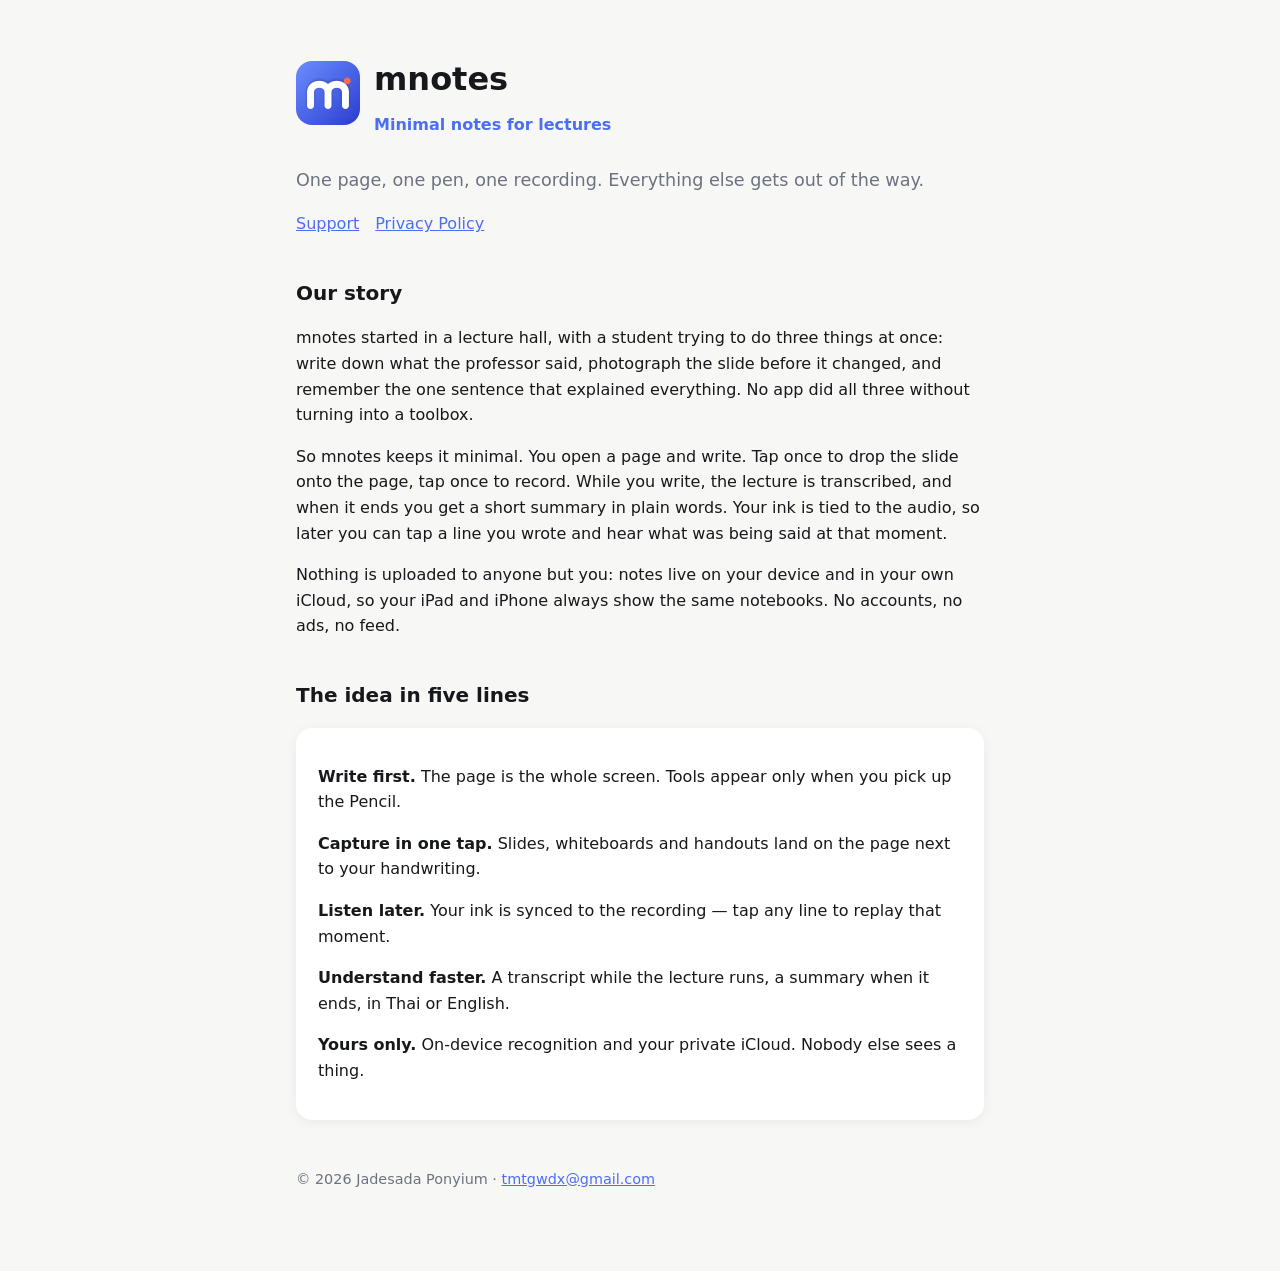
<file: index.html>
<!doctype html><html lang="en"><head><meta charset="utf-8"><meta name="viewport" content="width=device-width,initial-scale=1"><title>mnotes — Minimal notes</title><link rel="stylesheet" href="style.css"><link rel="icon" href="icon.png"></head><body><main>
<div class="brand"><img src="icon.png" alt=""><div><h1>mnotes</h1><p class="tag">Minimal notes for lectures</p></div></div>
<p class="lead">One page, one pen, one recording. Everything else gets out of the way.</p>
<nav><a href="support.html">Support</a><a href="privacy.html">Privacy Policy</a></nav>
<h2>Our story</h2>
<p>mnotes started in a lecture hall, with a student trying to do three things at once: write down what the professor said, photograph the slide before it changed, and remember the one sentence that explained everything. No app did all three without turning into a toolbox.</p>
<p>So mnotes keeps it minimal. You open a page and write. Tap once to drop the slide onto the page, tap once to record. While you write, the lecture is transcribed, and when it ends you get a short summary in plain words. Your ink is tied to the audio, so later you can tap a line you wrote and hear what was being said at that moment.</p>
<p>Nothing is uploaded to anyone but you: notes live on your device and in your own iCloud, so your iPad and iPhone always show the same notebooks. No accounts, no ads, no feed.</p>
<h2>The idea in five lines</h2>
<div class="card"><p><strong>Write first.</strong> The page is the whole screen. Tools appear only when you pick up the Pencil.</p><p><strong>Capture in one tap.</strong> Slides, whiteboards and handouts land on the page next to your handwriting.</p><p><strong>Listen later.</strong> Your ink is synced to the recording — tap any line to replay that moment.</p><p><strong>Understand faster.</strong> A transcript while the lecture runs, a summary when it ends, in Thai or English.</p><p><strong>Yours only.</strong> On-device recognition and your private iCloud. Nobody else sees a thing.</p></div>
<footer>© 2026 Jadesada Ponyium · <a href="mailto:tmtgwdx@gmail.com">tmtgwdx@gmail.com</a></footer></main></body></html>
</file>
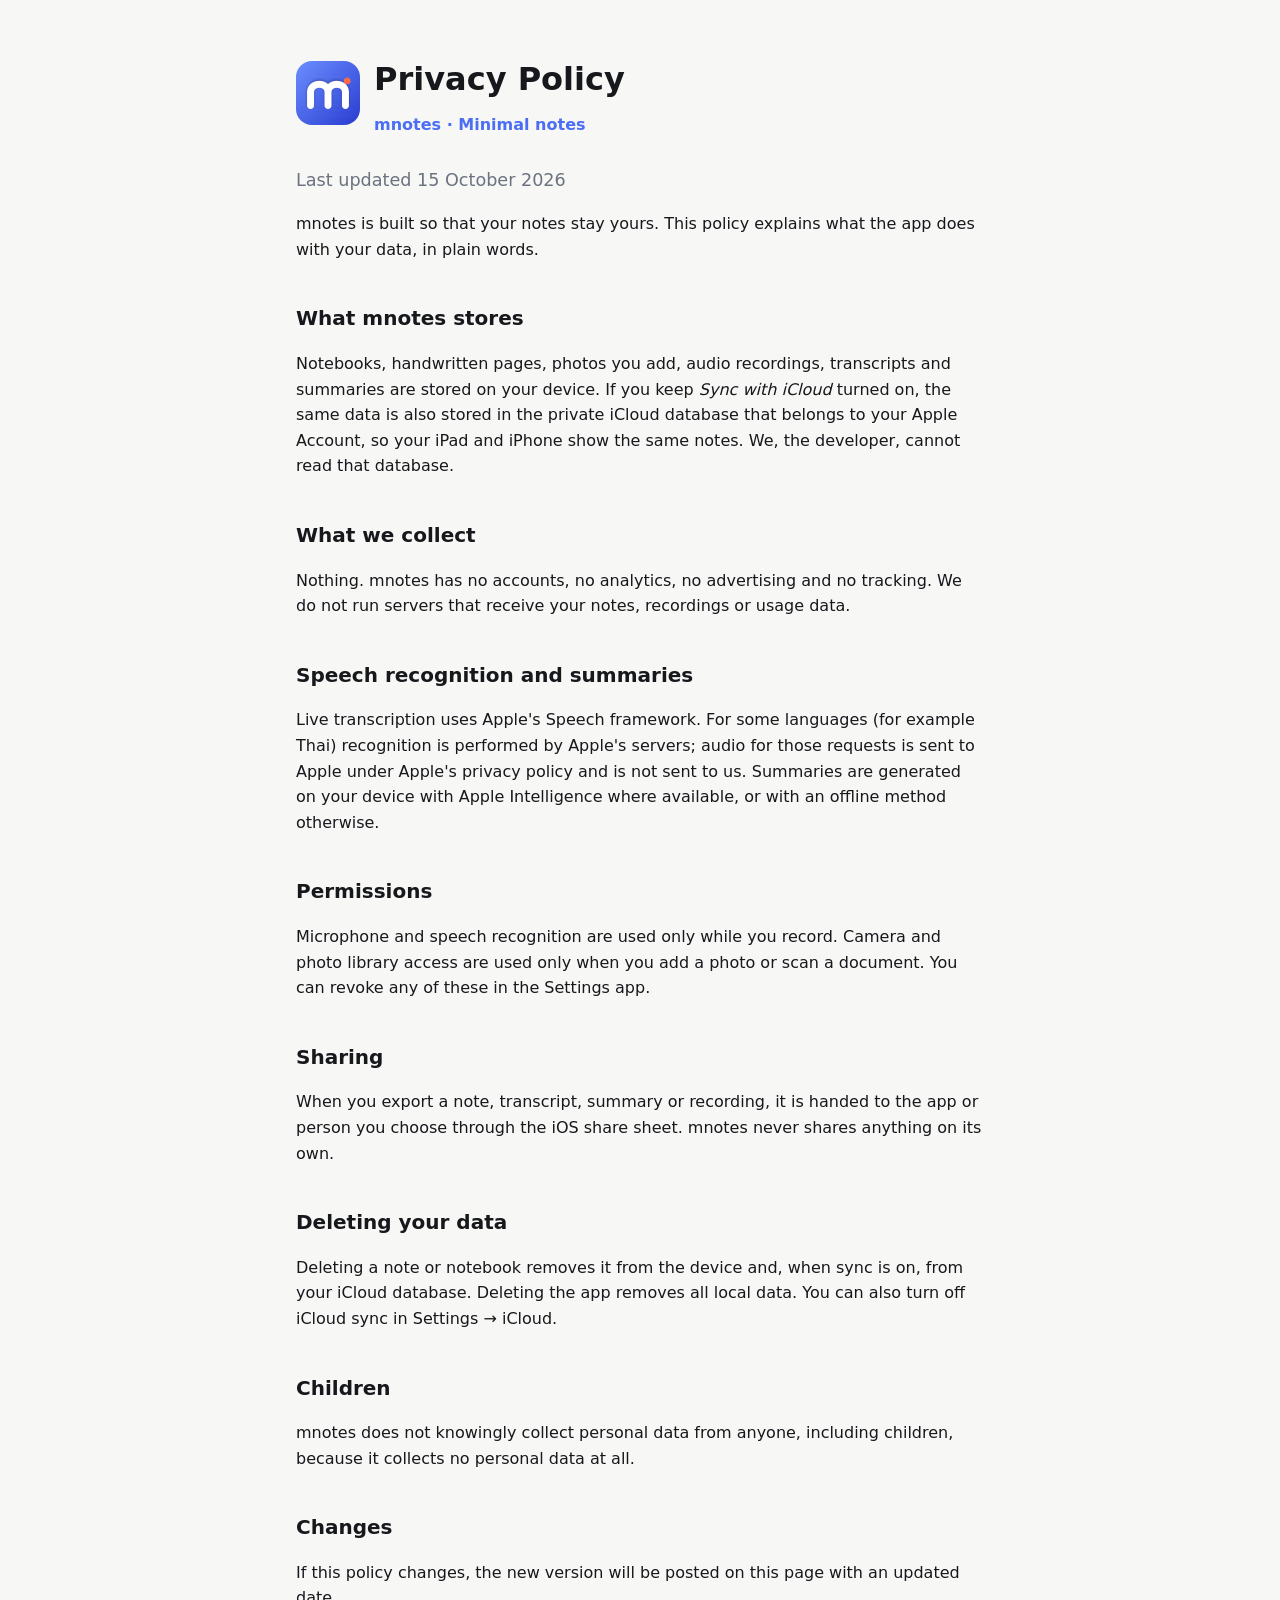
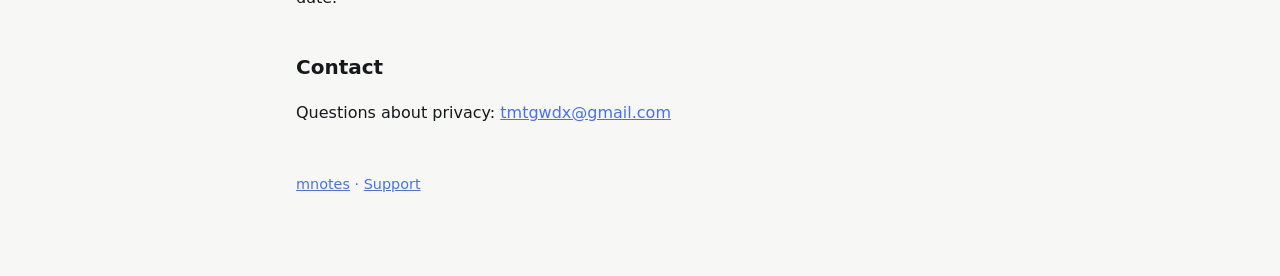
<file: privacy.html>
<!doctype html><html lang="en"><head><meta charset="utf-8"><meta name="viewport" content="width=device-width,initial-scale=1"><title>mnotes — Privacy Policy</title><link rel="stylesheet" href="style.css"><link rel="icon" href="icon.png"></head><body><main>
<div class="brand"><img src="icon.png" alt=""><div><h1>Privacy Policy</h1><p class="tag">mnotes · Minimal notes</p></div></div>
<p class="lead">Last updated 15 October 2026</p>
<p>mnotes is built so that your notes stay yours. This policy explains what the app does with your data, in plain words.</p>
<h2>What mnotes stores</h2>
<p>Notebooks, handwritten pages, photos you add, audio recordings, transcripts and summaries are stored on your device. If you keep <em>Sync with iCloud</em> turned on, the same data is also stored in the private iCloud database that belongs to your Apple Account, so your iPad and iPhone show the same notes. We, the developer, cannot read that database.</p>
<h2>What we collect</h2>
<p>Nothing. mnotes has no accounts, no analytics, no advertising and no tracking. We do not run servers that receive your notes, recordings or usage data.</p>
<h2>Speech recognition and summaries</h2>
<p>Live transcription uses Apple's Speech framework. For some languages (for example Thai) recognition is performed by Apple's servers; audio for those requests is sent to Apple under Apple's privacy policy and is not sent to us. Summaries are generated on your device with Apple Intelligence where available, or with an offline method otherwise.</p>
<h2>Permissions</h2>
<p>Microphone and speech recognition are used only while you record. Camera and photo library access are used only when you add a photo or scan a document. You can revoke any of these in the Settings app.</p>
<h2>Sharing</h2>
<p>When you export a note, transcript, summary or recording, it is handed to the app or person you choose through the iOS share sheet. mnotes never shares anything on its own.</p>
<h2>Deleting your data</h2>
<p>Deleting a note or notebook removes it from the device and, when sync is on, from your iCloud database. Deleting the app removes all local data. You can also turn off iCloud sync in Settings → iCloud.</p>
<h2>Children</h2>
<p>mnotes does not knowingly collect personal data from anyone, including children, because it collects no personal data at all.</p>
<h2>Changes</h2>
<p>If this policy changes, the new version will be posted on this page with an updated date.</p>
<h2>Contact</h2>
<p>Questions about privacy: <a href="mailto:tmtgwdx@gmail.com">tmtgwdx@gmail.com</a></p>
<footer><a href="index.html">mnotes</a> · <a href="support.html">Support</a></footer></main></body></html>
</file>
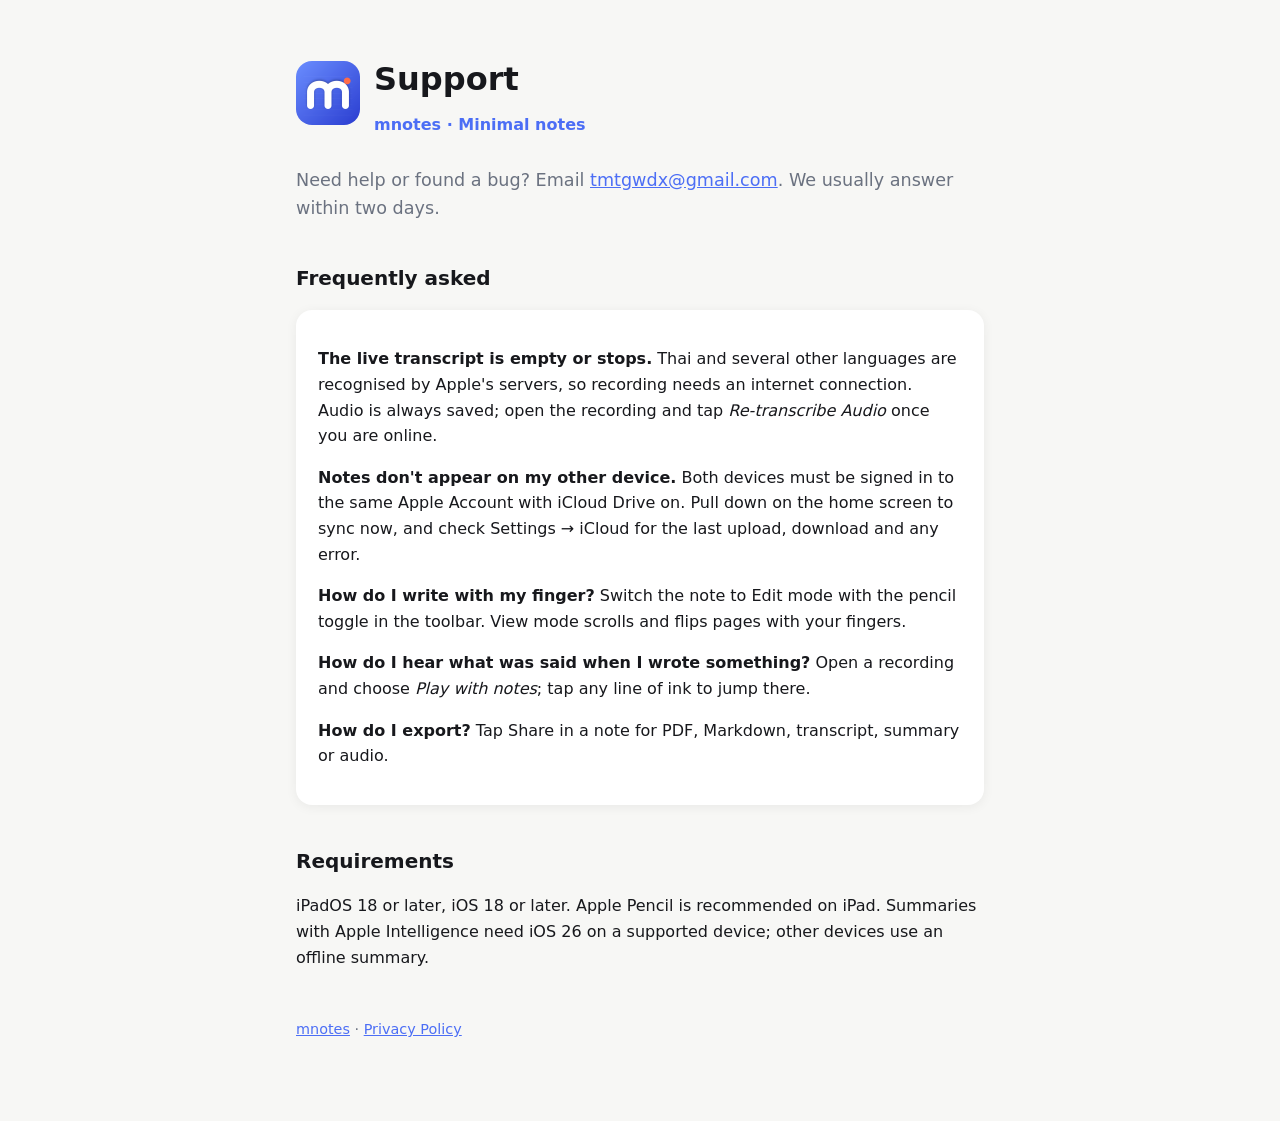
<file: support.html>
<!doctype html><html lang="en"><head><meta charset="utf-8"><meta name="viewport" content="width=device-width,initial-scale=1"><title>mnotes — Support</title><link rel="stylesheet" href="style.css"><link rel="icon" href="icon.png"></head><body><main>
<div class="brand"><img src="icon.png" alt=""><div><h1>Support</h1><p class="tag">mnotes · Minimal notes</p></div></div>
<p class="lead">Need help or found a bug? Email <a href="mailto:tmtgwdx@gmail.com">tmtgwdx@gmail.com</a>. We usually answer within two days.</p>
<h2>Frequently asked</h2>
<div class="card"><p><strong>The live transcript is empty or stops.</strong> Thai and several other languages are recognised by Apple's servers, so recording needs an internet connection. Audio is always saved; open the recording and tap <em>Re-transcribe Audio</em> once you are online.</p>
<p><strong>Notes don't appear on my other device.</strong> Both devices must be signed in to the same Apple Account with iCloud Drive on. Pull down on the home screen to sync now, and check Settings → iCloud for the last upload, download and any error.</p>
<p><strong>How do I write with my finger?</strong> Switch the note to Edit mode with the pencil toggle in the toolbar. View mode scrolls and flips pages with your fingers.</p>
<p><strong>How do I hear what was said when I wrote something?</strong> Open a recording and choose <em>Play with notes</em>; tap any line of ink to jump there.</p>
<p><strong>How do I export?</strong> Tap Share in a note for PDF, Markdown, transcript, summary or audio.</p></div>
<h2>Requirements</h2><p>iPadOS 18 or later, iOS 18 or later. Apple Pencil is recommended on iPad. Summaries with Apple Intelligence need iOS 26 on a supported device; other devices use an offline summary.</p>
<footer><a href="index.html">mnotes</a> · <a href="privacy.html">Privacy Policy</a></footer></main></body></html>
</file>
<file: style.css>
:root{--bg:#f7f7f5;--fg:#17181c;--muted:#6b7280;--accent:#4c6ef5;--card:#ffffff}
@media (prefers-color-scheme:dark){:root{--bg:#121318;--fg:#f3f4f6;--muted:#9ca3af;--card:#1c1d24}}
*{box-sizing:border-box}body{margin:0;background:var(--bg);color:var(--fg);font:16px/1.6 -apple-system,BlinkMacSystemFont,"SF Pro Text",Inter,system-ui,sans-serif}
main{max-width:720px;margin:0 auto;padding:48px 16px 80px}h1{font-size:2rem;margin:.2em 0}h2{margin-top:2em;font-size:1.25rem}
.brand{display:flex;align-items:center;gap:14px;margin-bottom:28px}.brand img{width:64px;height:64px;border-radius:16px}
.tag{color:var(--accent);font-weight:600;margin:0}p.lead{font-size:1.1rem;color:var(--muted)}a{color:var(--accent)}
.card{background:var(--card);border-radius:16px;padding:20px 22px;box-shadow:0 2px 12px rgba(0,0,0,.06);margin:16px 0}
nav a{margin-right:16px}footer{margin-top:48px;color:var(--muted);font-size:.9rem}
</file>
